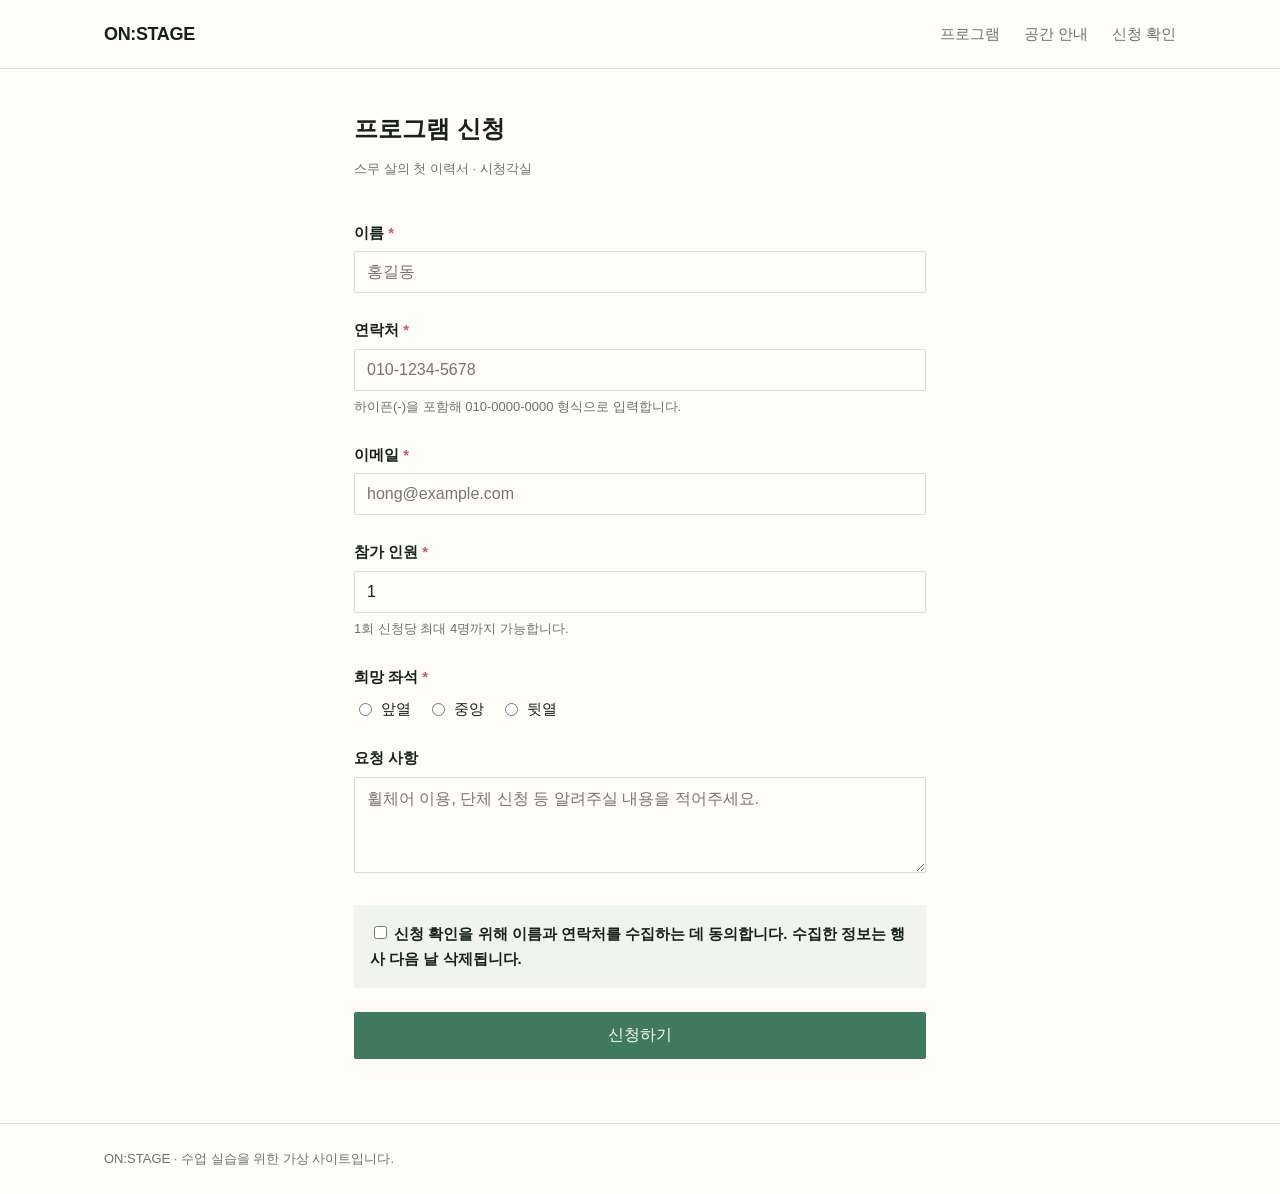
<file: apply.html>
<!DOCTYPE html>
<html lang="ko">
<head>
  <meta charset="UTF-8">
  <meta name="viewport" content="width=device-width, initial-scale=1.0">
  <title>신청하기 — ON:STAGE</title>
  <link rel="stylesheet" href="css/tokens.css">
  <link rel="stylesheet" href="css/style.css">
</head>
<body>

<header class="site-header">
  <div class="wrap">
    <a href="index.html" class="logo">ON:STAGE</a>
    <button type="button" class="menu-btn" id="menuBtn"
            aria-expanded="false" aria-controls="gnb">메뉴</button>
    <nav class="gnb" id="gnb" aria-label="주요 메뉴">
      <a href="index.html">프로그램</a>
      <a href="#">공간 안내</a>
      <a href="#">신청 확인</a>
    </nav>
  </div>
</header>


<!-- ══════════════════════════════════════════════════════════════
     [4주차] 신청 폼
     ─────────────────────────────────────────────────────────────
     ⚠ 입력 항목은 선생님이 정한 7가지로 고정입니다. 추가·삭제하지 마세요.
       5주차에 이 항목들로 테스트 케이스를 만들기 때문입니다.
       자세한 규칙은 docs/신청폼_필드명세.md 를 보세요.

     ⚠ novalidate 속성은 5주차에 붙입니다. 지금은 없는 상태로 두세요.
     ══════════════════════════════════════════════════════════════ -->
<main class="form-page" id="formScreen">
  <div class="wrap">
    <h1>프로그램 신청</h1>
    <p>스무 살의 첫 이력서 · 시청각실</p>

    <form id="applyForm" novalidate>

      <!-- ▼▼▼ 항목 1 ▸ 완성본 제공. 이 구조를 그대로 따라 하세요 ▼▼▼

           한 항목은 네 부분으로 이루어집니다.
             ① label   무엇을 입력하는지 (for 값과 input의 id가 같아야 함)
             ② input   실제 입력칸
             ③ hint    입력 전에 알려주는 형식 안내 (없어도 되는 항목이 있음)
             ④ error   틀렸을 때 나오는 메시지 (평소엔 CSS가 숨겨둠)
      -->
      <div class="field">
        <label for="name">이름 <span class="req" aria-hidden="true">*</span></label>
        <input type="text" id="name" name="name" required placeholder="홍길동" autocomplete="name">
        <p class="error" id="err-name">이름을 입력해 주세요.</p>
      </div>
      <!-- ▲▲▲ 여기까지 항목 1 ▲▲▲ -->

       <!-- ② 연락처 -->
      <div class="field">
        <label for="tel">연락처 <span class="req" aria-hidden="true">*</span></label>
        <input type="tel" id="tel" name="tel" required
         pattern="010-\d{4}-\d{4}"
         placeholder="010-1234-5678" autocomplete="tel">
        <p class="hint">하이픈(-)을 포함해 010-0000-0000 형식으로 입력합니다.</p>
        <p class="error" id="err-tel">010-1234-5678 형식으로 입력해 주세요.</p>
      </div>

      <!-- ③ 이메일 -->
      <div class="field">
        <label for="email">이메일 <span class="req" aria-hidden="true">*</span></label>
        <input type="email" id="email" name="email" required
         placeholder="hong@example.com" autocomplete="email">
        <p class="error" id="err-email">이메일 주소 형식을 확인해 주세요.</p>
      </div>

      <!-- ④ 참가 인원 -->
       <div class="field">
        <label for="count">참가 인원 <span class="req" aria-hidden="true">*</span></label>
        <input type="number" id="count" name="count" required
         min="1" max="4" value="1">
         <p class="hint">1회 신청당 최대 4명까지 가능합니다.</p>
         <p class="error" id="err-count">1명 이상 4명 이하로 입력해 주세요.</p>
       </div>

      <!-- ⑤ 희망 좌석 -->
       <div class="field">
        <label>희망 좌석 <span class="req" aria-hidden="true">*</span></label>
        <div class="radio-group">
          <label><input type="radio" name="seat" value="앞열" required> 앞열</label>
          <label><input type="radio" name="seat" value="중앙"> 중앙</label>
          <label><input type="radio" name="seat" value="뒷열"> 뒷열</label>
        </div>
        <p class="error" id="err-seat">희망 좌석을 선택해 주세요.</p>
       </div>

      <!-- ⑥ 요청 사항 -->
      <div class="field">
        <label for="note">요청 사항</label>
        <textarea id="note" name="note" placeholder="휠체어 이용, 단체 신청 등 알려주실 내용을 적어주세요."></textarea>
      </div>

      <!-- ⑦ 개인정보 동의 -->
      <div class="field">
        <label class="agree" for="agree">
          <input type="checkbox" id="agree" name="agree" required>
          <span>신청 확인을 위해 이름과 연락처를 수집하는 데 동의합니다. 수집한 정보는 행사 다음 날 삭제됩니다.</span>
        </label>
        <p class="error" id="err-agree">개인정보 수집에 동의해야 신청할 수 있습니다.</p>
      </div>

      <button type="submit" class="btn btn--block">신청하기</button>
    </form>
  </div>
</main>


<!-- ══════════════════════════════════════════════════════════════
     완료 화면 ▸ 완성본 제공
     평소에는 CSS가 숨겨두고, 5주차에 JS가 보이게 만듭니다.
     프로그램 이름만 팀 것으로 바꾸세요.
     ══════════════════════════════════════════════════════════════ -->
<main class="done is-hidden" id="doneScreen">
  <div class="wrap">
    <h1>신청이 접수되었습니다</h1>
    <p>입력하신 연락처로 확인 문자가 발송됩니다.</p>

    <dl class="receipt">
      <div><dt>신청번호</dt><dd id="r-no">OS-261008-0031</dd></div>
      <div><dt>프로그램</dt><dd>스무 살의 첫 이력서</dd></div>
      <div><dt>신청자</dt><dd id="r-name">—</dd></div>
      <div><dt>연락처</dt><dd id="r-tel">—</dd></div>
      <div><dt>좌석</dt><dd id="r-seat">—</dd></div>
      <div><dt>인원</dt><dd id="r-count">—</dd></div>
    </dl>

    <a href="index.html" class="btn btn--ghost">프로그램 목록으로</a>
  </div>
</main>


<footer class="site-footer">
  <div class="wrap">ON:STAGE · 수업 실습을 위한 가상 사이트입니다.</div>
</footer>

<script src="js/main.js"></script>
</body>
</html>
</file>
<file: css/tokens.css>
/* ════════════════════════════════════════════════════════════════
   tokens.css — 디자인 토큰
   ════════════════════════════════════════════════════════════════
   이 파일에는 '값'만 적습니다. 실제 모양은 style.css가 만듭니다.

   [2주차 1차시] 디자인 가이드 워크시트에 정한 색을 여기에 옮겨 적으세요.
   여기 한 곳만 바꾸면 사이트 전체 색이 한꺼번에 바뀝니다.

   ⚠ 변수 이름은 절대 바꾸지 마세요. style.css가 이 이름들을 찾습니다.
   ════════════════════════════════════════════════════════════════ */

:root {

  /* ────────────────────────────────────────────────────────────
     ① 색  ▸ TODO: 아래 5개를 팀 색으로 바꾸세요
     ────────────────────────────────────────────────────────────
     지금은 임시 회색이 들어 있습니다. 그대로 두면 감점입니다.

     규칙
       · 주색 3개 + 강조색 1개 + 보조색 1개, 총 5개만 씁니다
       · 색 코드는 #RRGGBB 형식으로 적습니다
       · --ink 와 --paper 는 서로 충분히 진하고 밝아야 합니다
         (글자와 배경의 대비. 6주차에 검사합니다)

     색 고르는 곳
       coolors.co  ·  color.adobe.com  ·  개발자도구로 좋아하는 사이트 색 추출
     ──────────────────────────────────────────────────────────── */

   --ink: #17211B;
   --paper: #FFFDF8;
   --wall: #F1F3EE;
   --brand: #3E7A5B;
   --highlight: #F4D35E;

   --ink-soft: #6B736D;
   --line: #D7DDD8;
   --danger: #C75C5C;


  /* ────────────────────────────────────────────────────────────
     ③ 글자 크기  ▸ 완성본 제공
     ────────────────────────────────────────────────────────────
     1rem = 16px 입니다.
     크기는 이 5개 안에서만 고르세요. 여기 없는 크기를 쓰면
     화면이 어수선해지고 6주차 체크리스트에서 감점됩니다.
     ──────────────────────────────────────────────────────────── */

  --fs-hero:   2.75rem;    /* 44px — 첫 화면의 큰 제목 */
  --fs-h2:     1.5rem;     /* 24px — 섹션 제목 */
  --fs-h3:     1.125rem;   /* 18px — 카드 제목 */
  --fs-body:   1rem;       /* 16px — 본문 */
  --fs-small:  0.8125rem;  /* 13px — 날짜, 안내 문구 */


  /* ────────────────────────────────────────────────────────────
     ④ 여백  ▸ 완성본 제공
     ────────────────────────────────────────────────────────────
     8의 배수로 만든 5단계입니다.
     margin, padding, gap 값은 이 안에서만 고르세요.
     ──────────────────────────────────────────────────────────── */

  --sp-1: 8px;    /* 아주 좁게 — 아이콘과 글자 사이 */
  --sp-2: 16px;   /* 좁게 — 카드 안쪽 */
  --sp-3: 24px;   /* 보통 — 요소 사이 */
  --sp-4: 40px;   /* 넓게 — 큰 덩어리 사이 */
  --sp-5: 64px;   /* 아주 넓게 — 섹션 위아래 */


  /* ────────────────────────────────────────────────────────────
     ⑤ 그 밖에  ▸ 완성본 제공
     ──────────────────────────────────────────────────────────── */

  --radius: 2px;      /* 모서리 둥글기. 0이면 각지고, 크면 둥글둥글 */
  --maxw:  1120px;    /* 콘텐츠 최대 가로 폭 */
}
</file>
<file: css/style.css>
/* ════════════════════════════════════════════════════════════════
   style.css — 실제 스타일
   ════════════════════════════════════════════════════════════════
   TODO 표시가 있는 곳만 채우면 됩니다.
   나머지는 완성본이니 건드리지 마세요.

   ⚠ 색과 크기는 직접 적지 말고 반드시 var(--이름) 으로 쓰세요.
       ✗  color: #1c3fd6;
       ✓  color: var(--brand);
   ════════════════════════════════════════════════════════════════ */


/* ═══ 0. 초기화 ▸ 완성본 ═══════════════════════════════════════ */

* { box-sizing: border-box; }   /* 테두리까지 포함해서 크기를 계산 */

body, h1, h2, h3, p, ul, dl, dd, figure { margin: 0; padding: 0; }
ul { list-style: none; }
img { display: block; max-width: 100%; }

body {
  font-family: -apple-system, BlinkMacSystemFont, "Apple SD Gothic Neo",
               "Malgun Gothic", "맑은 고딕", sans-serif;
  font-size: var(--fs-body);
  line-height: 1.7;
  color: var(--ink);
  background: var(--paper);
}

/* 모든 섹션의 가로 정렬을 담당합니다 */
.wrap {
  max-width: var(--maxw);
  margin: 0 auto;              /* auto가 좌우 여백을 똑같이 나눠 가운데 정렬 */
  padding: 0 var(--sp-3);      /* 좁은 화면에서 글자가 끝에 붙지 않게 */
}

/* 키보드 Tab으로 이동할 때 위치 표시. 절대 지우지 마세요 (6주차 검사) */
a:focus-visible, button:focus-visible,
input:focus-visible, textarea:focus-visible {
  outline: 2px solid var(--brand);
  outline-offset: 2px;
}

/* JS가 요소를 숨길 때 쓰는 클래스 */
.is-hidden { display: none; }


/* ═══ 1. 헤더 ═══ [3주차 2차시] ════════════════════════════════ */

.site-header {
  border-bottom: 1px solid var(--line);
  background: var(--paper);
  position: relative;          /* 모바일 메뉴의 기준점. 지우지 마세요 */
}

.site-header .wrap {
  height: 68px;
  display: flex;
  justify-content: space-between;
  align-items: center;

  /* TODO(3주차): 로고는 왼쪽 끝, 메뉴는 오른쪽 끝에 오고
                  둘 다 세로 가운데에 놓이게 만드세요.
     힌트: display / align-items / justify-content 세 줄 */

}

.logo {
  font-size: var(--fs-h3);
  font-weight: 700;
  letter-spacing: -0.02em;
  color: var(--ink);
  text-decoration: none;
}

.gnb {
  display: flex;
  gap: var(--sp-3);
}

.gnb a {
  color: var(--ink-soft);
  text-decoration: none;
  font-size: 0.9375rem;
}
.gnb a:hover { color: var(--ink); }

/* 모바일 메뉴 버튼 ▸ 완성본. 평소엔 숨어 있다가 좁은 화면에서 나옵니다 */
.menu-btn {
  display: none;
  border: 1px solid var(--line);
  background: var(--paper);
  border-radius: var(--radius);
  padding: 6px 10px;
  font-size: var(--fs-small);
  font-family: inherit;
  cursor: pointer;
}


/* ═══ 2. 히어로 ═══ [3주차 3차시] ══════════════════════════════ */

.hero {
  background: var(--wall);
  padding: var(--sp-5) 0;
}

.hero .wrap {
  display: flex;
  gap: var(--sp-4);
  align-items: center;

}

.hero-text {
  flex: 1;
}

.hero-figure {
  flex: 1;
}

.hero-label {
  font-size: var(--fs-small);
  color: var(--brand);
  font-weight: 700;
  margin-bottom: var(--sp-1);
}

.hero h1 {
  font-size: var(--fs-hero);
  line-height: 1.2;
  letter-spacing: -0.03em;
  margin-bottom: var(--sp-2);
}

.hero p {
  color: var(--ink-soft);
  max-width: 34em;             /* 한 줄이 너무 길면 읽기 어려움 */
  margin-bottom: var(--sp-3);
}

.hero-figure img {
  width: 100%;
  aspect-ratio: 4 / 3;
  object-fit: cover;
  background: var(--line);
}


/* ═══ 3. 버튼 ▸ 완성본 ════════════════════════════════════════ */

.btn {
  display: inline-block;       /* a 태그에 크기를 주려면 필요 */
  padding: 12px var(--sp-3);
  border: 1px solid var(--brand);
  border-radius: var(--radius);
  background: var(--brand);
  color: var(--paper);
  font-size: var(--fs-body);
  font-family: inherit;
  text-decoration: none;
  cursor: pointer;
}
.btn:hover { opacity: 0.85; }

/* 변형은 이렇게 만듭니다. HTML에서는 class="btn btn--ghost" 처럼 둘 다 씁니다 */
.btn--ghost { background: transparent; color: var(--brand); }
.btn--block { display: block; width: 100%; text-align: center; }


/* ═══ 4. 섹션 제목 ▸ 완성본 ═══════════════════════════════════ */

.section { padding: var(--sp-5) 0; }

.section-head {
  display: flex;
  align-items: baseline;
  justify-content: space-between;
  margin-bottom: var(--sp-3);
}
.section-head h2 { font-size: var(--fs-h2); letter-spacing: -0.02em; }
.section-head p  { color: var(--ink-soft); font-size: var(--fs-small); }


/* ═══ 5. 필터 칩 ▸ 완성본 ═════════════════════════════════════ */

.filters {
  display: flex;
  flex-wrap: wrap;             /* 좁아지면 줄바꿈 */
  gap: var(--sp-1);
  margin-bottom: var(--sp-3);
}

.chip {
  padding: 7px 16px;
  border: 1px solid var(--line);
  border-radius: 999px;        /* 큰 값을 주면 알약 모양이 됩니다 */
  background: var(--paper);
  color: var(--ink-soft);
  font-size: var(--fs-small);
  font-family: inherit;
  cursor: pointer;
}
.chip:hover { border-color: var(--ink-soft); }

/* 선택된 칩. 5주차에 JS가 이 클래스를 붙였다 뗍니다.
   .chip.is-active 는 두 클래스를 '동시에' 가진 것. 사이에 공백 없음! */
.chip.is-active {
  background: var(--ink);
  border-color: var(--ink);
  color: var(--paper);
}


/* ═══ 6. 카드 목록 ═══ [3주차 3차시] ═══════════════════════════ */

.card-grid {
  display: grid;
  grid-template-columns: repeat(3, 1fr);
  gap: var(--sp-3);
}

.card {
  display: block;
  text-decoration: none;
  color: inherit;
  border: 1px solid var(--line);
  border-radius: var(--radius);
  overflow: hidden;
  background: var(--paper);
}
.card:hover { border-color: var(--ink); }

.card img {
  width: 100%;
  background: var(--line);
  aspect-ratio: 3 / 4;
  object-fit: cover;
}

.card-body { padding: var(--sp-2); }
.card-cat  { font-size: var(--fs-small); color: var(--brand); margin-bottom: 4px; }
.card h3   { font-size: var(--fs-h3); letter-spacing: -0.02em; margin-bottom: 6px; }
.card-meta { font-size: var(--fs-small); color: var(--ink-soft); }

.badge {
  display: inline-block;
  background: var(--highlight);
  color: var(--ink);
  font-size: 0.75rem;
  font-weight: 700;
  padding: 2px 8px;
  border-radius: var(--radius);
  margin-left: 6px;
}


/* ═══ 7. 상세 화면 ═══ [4주차 1차시] ═══════════════════════════ */

.detail { padding: var(--sp-4) 0 var(--sp-5); }

.detail-top {
  display: flex;
  gap: var(--sp-4);
  align-items: flex-start;
}

.detail-poster {
  flex: 0 0 340px;
}

.detail-poster img {
  width: 100%;
  aspect-ratio: 3 / 4;
  object-fit: cover;
  background: var(--line);
}

.detail-info {
  flex: 1;
}

.detail-info h1 {
  font-size: 2rem;
  letter-spacing: -0.03em;
  margin-bottom: var(--sp-2);
}

/* 정보 목록 ▸ 완성본 */
.spec { border-top: 1px solid var(--line); margin: var(--sp-3) 0; }
.spec div {
  display: flex;
  gap: var(--sp-2);
  padding: 12px 0;
  border-bottom: 1px solid var(--line);
  font-size: 0.9375rem;
}
.spec dt { flex: 0 0 88px; color: var(--ink-soft); }
.spec dd { flex: 1; }

.detail-body { margin-top: var(--sp-4); max-width: 40em; }
.detail-body h2 { font-size: var(--fs-h3); margin-bottom: var(--sp-1); }
.detail-body p  { color: var(--ink-soft); margin-bottom: var(--sp-2); }


/* ═══ 8. 신청 폼 ▸ 완성본 ═════════════════════════════════════ */

.form-page { padding: var(--sp-4) 0 var(--sp-5); }
.form-page > .wrap { max-width: 620px; }
.form-page h1 { font-size: var(--fs-h2); margin-bottom: var(--sp-1); }
.form-page > .wrap > p {
  color: var(--ink-soft);
  font-size: var(--fs-small);
  margin-bottom: var(--sp-4);
}

.field { margin-bottom: var(--sp-3); }

/* > 는 '바로 아래 자식만' 이라는 뜻.
   이게 없으면 라디오 그룹 안의 label까지 세로로 쌓입니다 */
.field > label {
  display: block;
  font-size: 0.9375rem;
  font-weight: 700;
  margin-bottom: 6px;
}

.req { color: var(--danger); }

.field input[type="text"],
.field input[type="tel"],
.field input[type="email"],
.field input[type="number"],
.field textarea {
  width: 100%;
  padding: 11px 12px;
  border: 1px solid var(--line);
  border-radius: var(--radius);
  font-size: var(--fs-body);
  font-family: inherit;
  color: var(--ink);
  background: var(--paper);
}
.field input:focus, .field textarea:focus { border-color: var(--brand); }
.field textarea { resize: vertical; min-height: 96px; }

.hint { font-size: var(--fs-small); color: var(--ink-soft); margin-top: 5px; }

/* 오류 표시 ▸ 평소엔 숨김. 5주차에 JS가 is-show / has-error 를 붙입니다 */
.error { display: none; font-size: var(--fs-small); color: var(--danger); margin-top: 5px; }
.error.is-show { display: block; }
.field.has-error input,
.field.has-error textarea { border-color: var(--danger); }

.radio-group { display: flex; flex-wrap: wrap; gap: var(--sp-2); }
.radio-group label {
  display: flex;
  align-items: center;
  gap: 6px;
  font-size: 0.9375rem;
  cursor: pointer;
}

.agree {
  display: flex;
  gap: var(--sp-1);
  align-items: flex-start;
  background: var(--wall);
  padding: var(--sp-2);
  border-radius: var(--radius);
  font-size: 0.9375rem;
}
.agree input { margin-top: 5px; }


/* ═══ 9. 완료 화면 ▸ 완성본 ═══════════════════════════════════ */

.done { padding: var(--sp-5) 0; text-align: center; }
.done .wrap { max-width: 520px; }
.done h1 { font-size: var(--fs-h2); margin-bottom: var(--sp-1); }
.done > .wrap > p { color: var(--ink-soft); margin-bottom: var(--sp-3); }

.receipt {
  border: 1px solid var(--line);
  border-radius: var(--radius);
  padding: var(--sp-3);
  text-align: left;
  margin-bottom: var(--sp-3);
}
.receipt div {
  display: flex;
  justify-content: space-between;
  padding: 9px 0;
  border-bottom: 1px solid var(--line);
  font-size: 0.9375rem;
}
.receipt div:last-child { border-bottom: 0; }
.receipt dt { color: var(--ink-soft); }
.receipt dd { font-weight: 700; }


/* ═══ 10. 푸터 ▸ 완성본 ═══════════════════════════════════════ */

.site-footer {
  border-top: 1px solid var(--line);
  padding: var(--sp-3) 0;
  color: var(--ink-soft);
  font-size: var(--fs-small);
}


/* ════════════════════════════════════════════════════════════════
   11. 반응형 ═══ [3주차 4차시]
   ════════════════════════════════════════════════════════════════
   ⚠ 이 블록은 반드시 파일 맨 아래에 있어야 합니다.
     위로 올리면 아래 코드에 덮어써져서 동작하지 않습니다.

   ⚠ 브레이크포인트는 768px 하나만 씁니다. 더 만들지 마세요.

   반응형의 핵심은 두 가지뿐입니다.
     ① 가로로 놓인 것을 세로로 바꾼다   → flex-direction: column
     ② 여러 열을 한 열로 바꾼다          → grid-template-columns: 1fr
   ════════════════════════════════════════════════════════════════ */

@media (max-width: 768px) {

  /* 변수 값을 바꾸면 그 변수를 쓰는 곳이 한꺼번에 작아집니다 ▸ 완성본 */
  :root { --fs-hero: 1.875rem; --sp-5: 40px; }

  /* 모바일 메뉴 ▸ 완성본. 버튼이 나타나고 메뉴는 숨었다가 펼쳐집니다 */
  .menu-btn { display: block; }
  .gnb {
    display: none;
    position: absolute;
    top: 68px; left: 0; right: 0;
    flex-direction: column;
    gap: 0;
    background: var(--paper);
    border-bottom: 1px solid var(--line);
    padding: var(--sp-2) var(--sp-3);
  }
  .gnb.is-open { display: flex; }
  .hero .wrap,
  .detail-top { flex-direction: column; }

  /* ② 3열 → 1열 */
  .card-grid { grid-template-columns: 1fr; }

  /* ③ 포스터 고정 풀기 (4주차에 확인) */
  .detail-poster {
    flex: none;
    width: 100%;
    max-width: 320px;
  }
}
</file>
